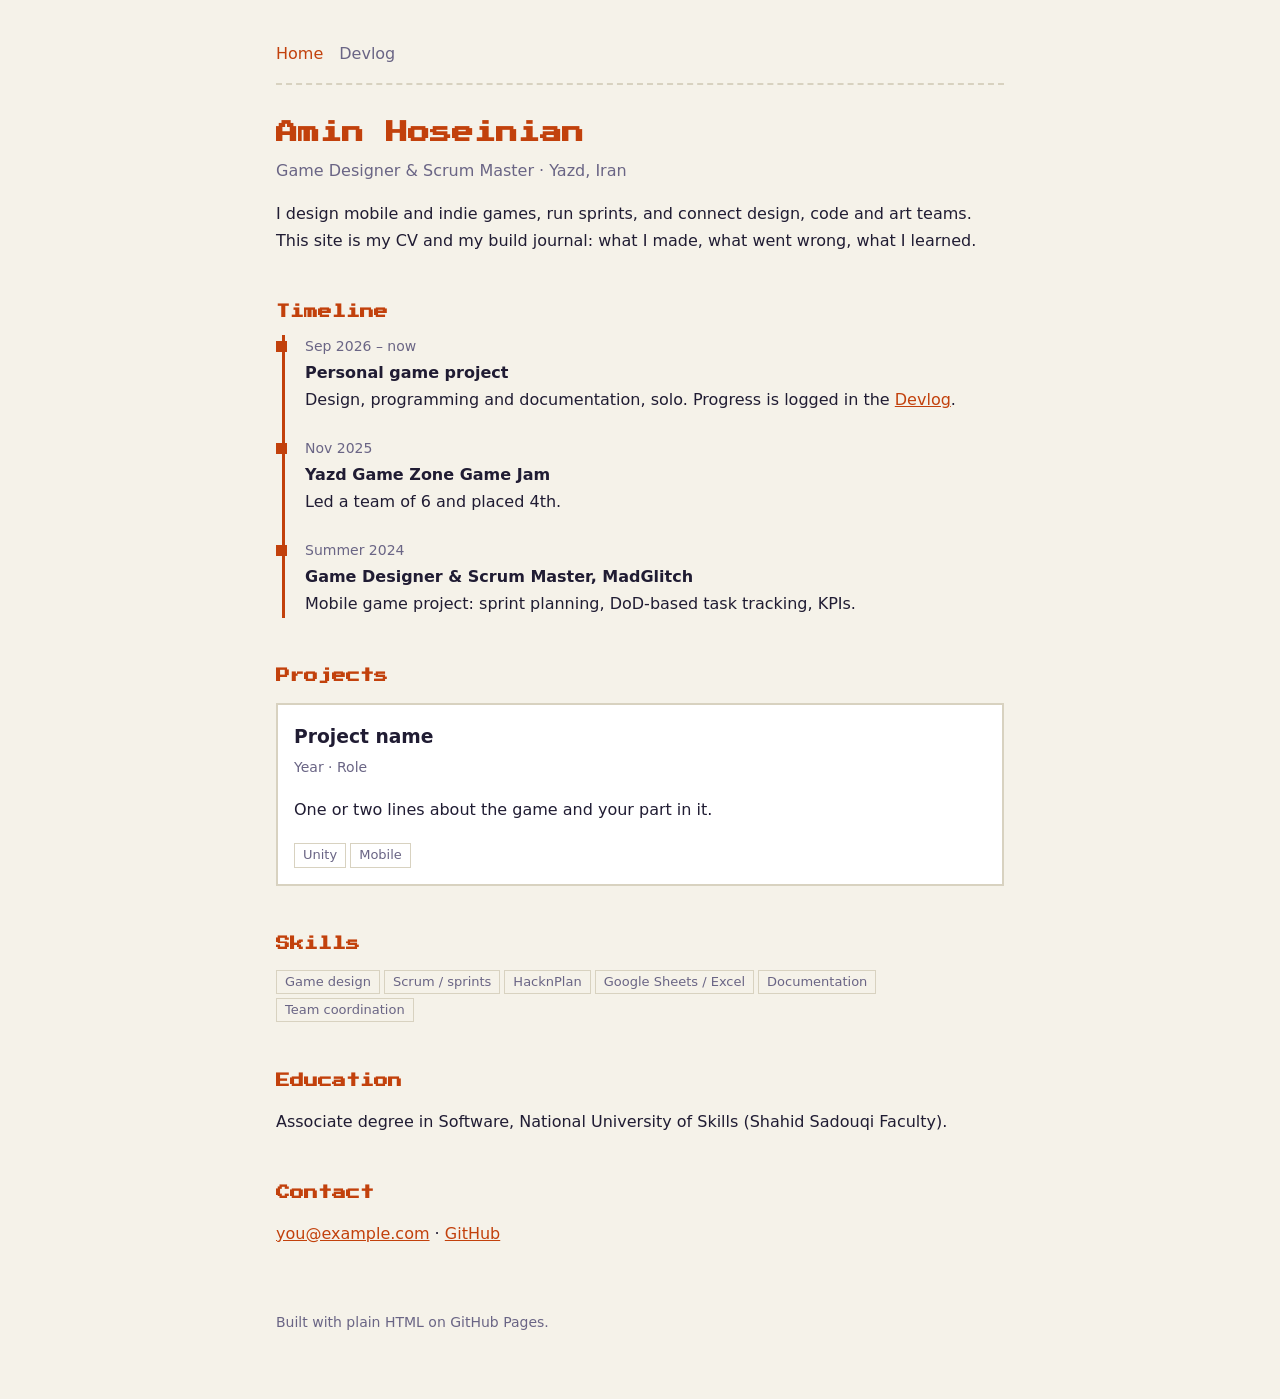
<file: index.html>
<!DOCTYPE html>
<html lang="en">
<head>
<meta charset="UTF-8"><meta name="viewport" content="width=device-width, initial-scale=1">
<title>Amin Hoseinian | Game Designer</title>
<link href="https://fonts.googleapis.com/css2?family=Press+Start+2P&display=swap" rel="stylesheet">
<link rel="stylesheet" href="style.css">
</head>
<body><div class="wrap">
<nav><a href="index.html" class="on">Home</a><a href="devlog/index.html">Devlog</a></nav>

<h1>Amin Hoseinian</h1>
<p class="sub">Game Designer &amp; Scrum Master · Yazd, Iran</p>
<p>I design mobile and indie games, run sprints, and connect design, code and art teams. This site is my CV and my build journal: what I made, what went wrong, what I learned.</p>

<h2>Timeline</h2>
<div class="timeline">
  <div class="item"><div class="date">Sep 2026 – now</div><strong>Personal game project</strong><br>Design, programming and documentation, solo. Progress is logged in the <a href="devlog/index.html">Devlog</a>.</div>
  <div class="item"><div class="date">Nov 2025</div><strong>Yazd Game Zone Game Jam</strong><br>Led a team of 6 and placed 4th.</div>
  <div class="item"><div class="date">Summer 2024</div><strong>Game Designer &amp; Scrum Master, MadGlitch</strong><br>Mobile game project: sprint planning, DoD-based task tracking, KPIs.</div>
</div>

<h2>Projects</h2>
<div class="card"><h3>Project name</h3><div class="date">Year · Role</div><p>One or two lines about the game and your part in it.</p><div class="tags"><span>Unity</span><span>Mobile</span></div></div>

<h2>Skills</h2>
<div class="tags"><span>Game design</span><span>Scrum / sprints</span><span>HacknPlan</span><span>Google Sheets / Excel</span><span>Documentation</span><span>Team coordination</span></div>

<h2>Education</h2>
<p>Associate degree in Software, National University of Skills (Shahid Sadouqi Faculty).</p>

<h2>Contact</h2>
<p><a href="mailto:you@example.com">you@example.com</a> · <a href="https://github.com/lexelous">GitHub</a></p>

<footer>Built with plain HTML on GitHub Pages.</footer>
</div></body></html>
</file>
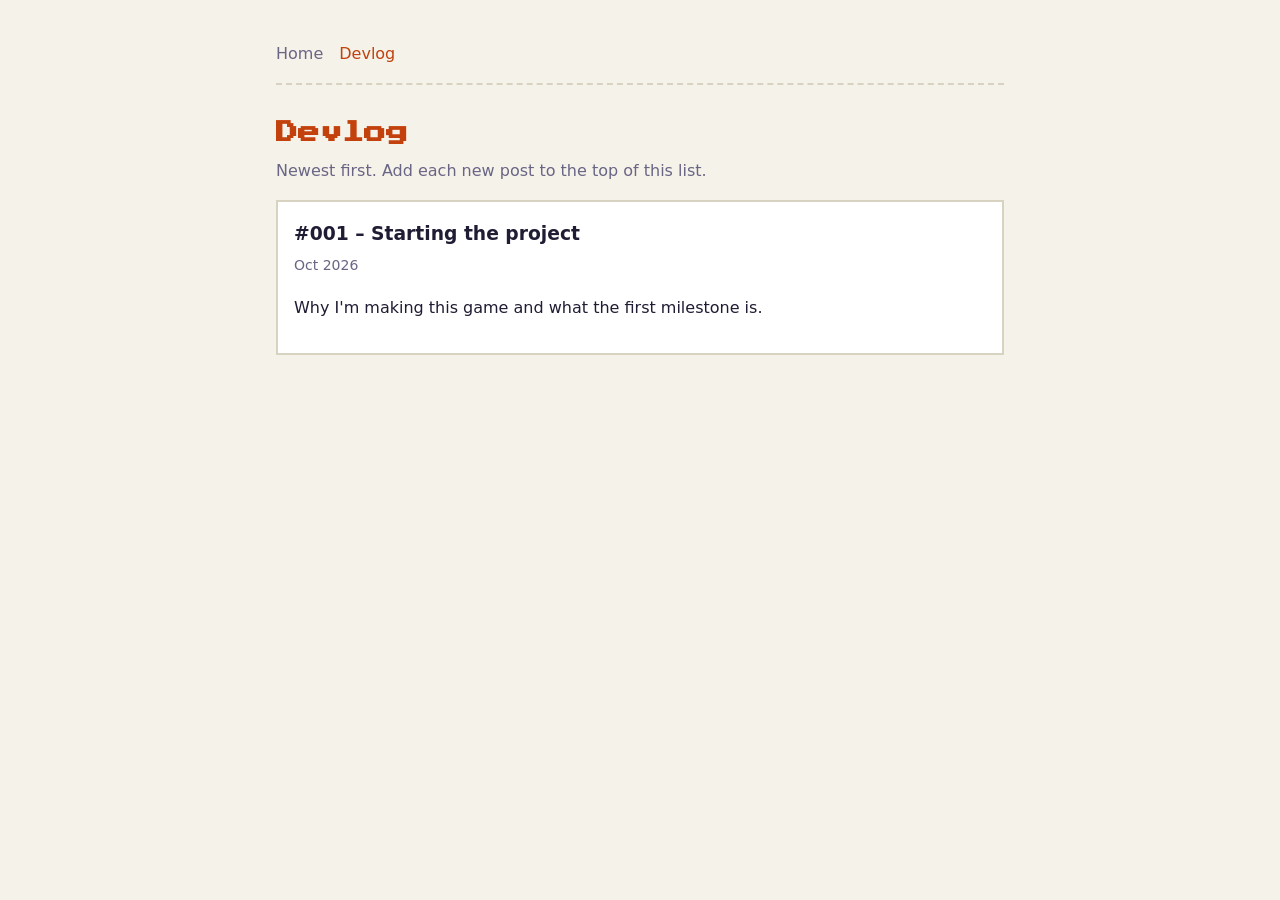
<file: devlog/index.html>
<!DOCTYPE html>
<html lang="en">
<head>
<meta charset="UTF-8"><meta name="viewport" content="width=device-width, initial-scale=1">
<title>Devlog | Amin Hoseinian</title>
<link href="https://fonts.googleapis.com/css2?family=Press+Start+2P&display=swap" rel="stylesheet">
<link rel="stylesheet" href="../style.css">
</head>
<body><div class="wrap">
<nav><a href="../index.html">Home</a><a href="index.html" class="on">Devlog</a></nav>
<h1>Devlog</h1>
<p class="sub">Newest first. Add each new post to the top of this list.</p>

<a href="001-first-post.html" style="text-decoration:none;color:inherit">
<div class="card"><h3>#001 – Starting the project</h3><div class="date">Oct 2026</div><p>Why I'm making this game and what the first milestone is.</p></div></a>

</div></body></html>
</file>
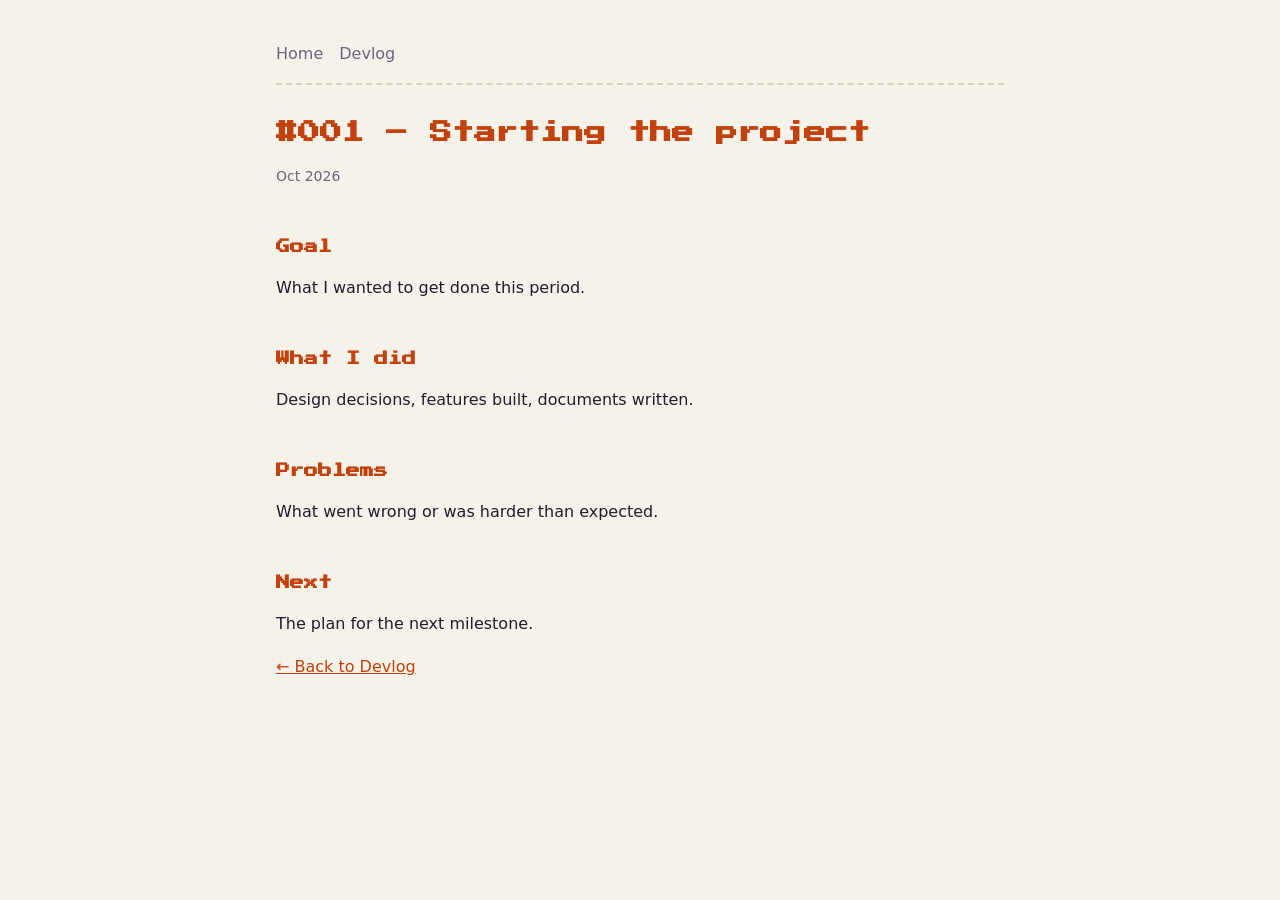
<file: devlog/001-first-post.html>
<!DOCTYPE html>
<html lang="en">
<head>
<meta charset="UTF-8"><meta name="viewport" content="width=device-width, initial-scale=1">
<title>#001 Starting the project</title>
<link href="https://fonts.googleapis.com/css2?family=Press+Start+2P&display=swap" rel="stylesheet">
<link rel="stylesheet" href="../style.css">
</head>
<body><div class="wrap">
<nav><a href="../index.html">Home</a><a href="index.html">Devlog</a></nav>
<h1>#001 – Starting the project</h1>
<p class="date">Oct 2026</p>

<h2>Goal</h2>
<p>What I wanted to get done this period.</p>
<h2>What I did</h2>
<p>Design decisions, features built, documents written.</p>
<h2>Problems</h2>
<p>What went wrong or was harder than expected.</p>
<h2>Next</h2>
<p>The plan for the next milestone.</p>

<p><a href="index.html">← Back to Devlog</a></p>
</div></body></html>
</file>
<file: style.css>
:root{--bg:#14121f;--card:#1f1b33;--text:#e8e6f2;--muted:#9b97b8;--accent:#ffcc4d;--line:#3a3560}
@media (prefers-color-scheme:light){:root{--bg:#f5f2e9;--card:#fff;--text:#201c33;--muted:#6a6585;--accent:#c2410c;--line:#d8d2c0}}
*{box-sizing:border-box}
body{margin:0;background:var(--bg);color:var(--text);font:16px/1.7 system-ui,Tahoma,sans-serif}
.wrap{max-width:760px;margin:0 auto;padding:24px 16px 64px}
nav{display:flex;gap:16px;flex-wrap:wrap;padding:16px 0;border-bottom:2px dashed var(--line);margin-bottom:32px}
nav a{color:var(--muted);text-decoration:none}
nav a:hover,nav a.on{color:var(--accent)}
h1,h2{font-family:"Press Start 2P",monospace;line-height:1.5;letter-spacing:0}
h1{font-size:22px;color:var(--accent)}
h2{font-size:14px;margin-top:48px;color:var(--accent)}
.sub{color:var(--muted);margin-top:-8px}
.card{background:var(--card);border:2px solid var(--line);padding:16px;margin:16px 0}
.card h3{margin:0 0 4px}
.date{color:var(--muted);font-size:14px}
.tags span{display:inline-block;border:1px solid var(--line);padding:0 8px;margin:4px 4px 0 0;font-size:13px;color:var(--muted)}
.timeline{border-left:3px solid var(--accent);padding-left:20px;margin-left:6px}
.timeline .item{margin-bottom:24px;position:relative}
.timeline .item::before{content:"";position:absolute;left:-29px;top:6px;width:11px;height:11px;background:var(--accent)}
a{color:var(--accent)}
footer{margin-top:64px;color:var(--muted);font-size:14px}
</file>
